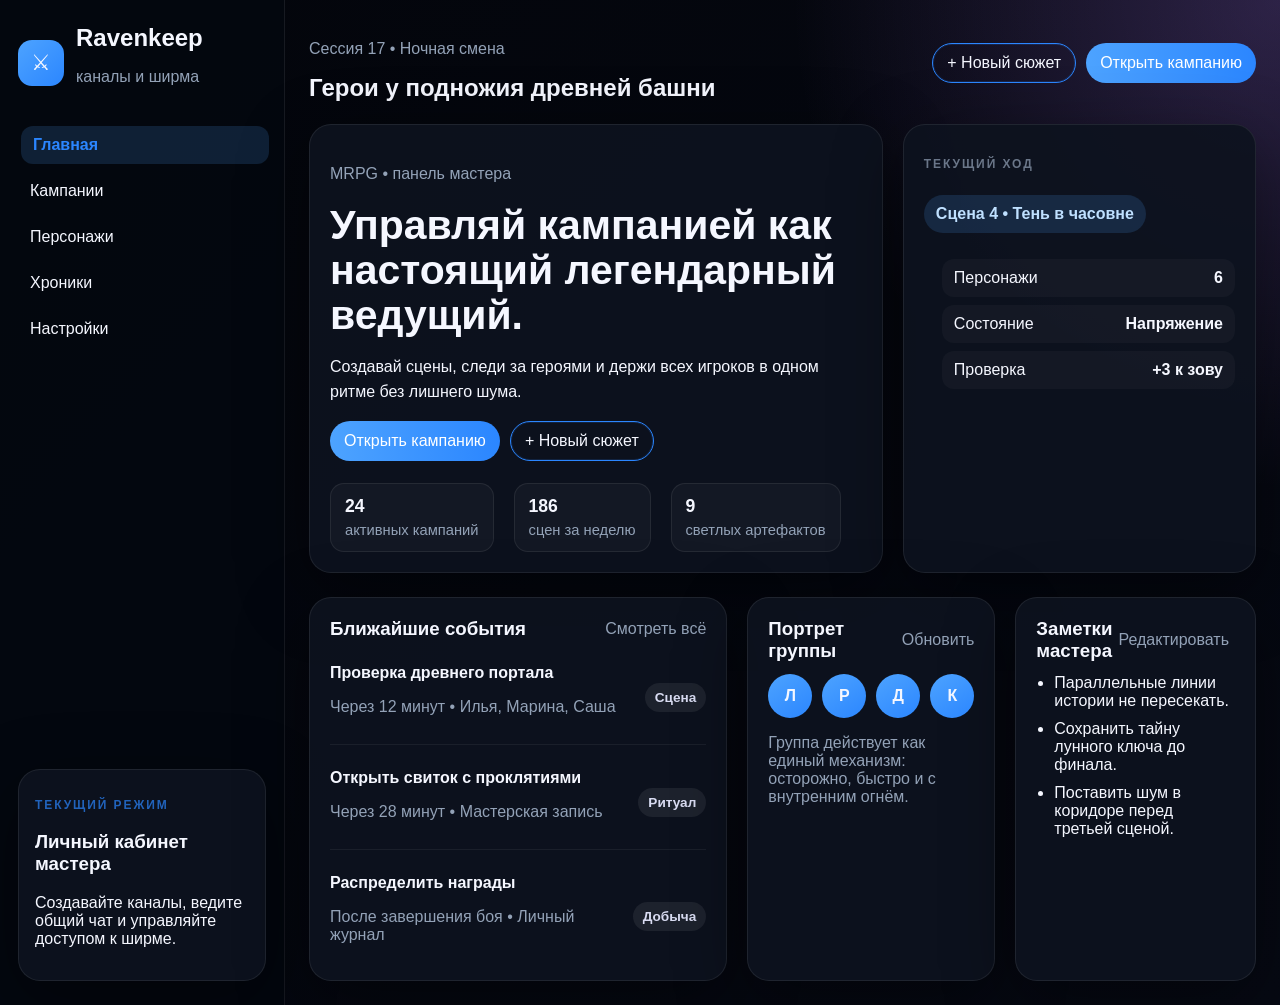
<file: index.html>
<!DOCTYPE html>
<html lang="ru">
  <head>
    <meta charset="UTF-8" />
    <meta name="viewport" content="width=device-width, initial-scale=1.0" />
    <title>Ravenkeep — комнаты и ширма</title>
    <link rel="stylesheet" href="styles.css" />
  </head>
  <body>
    <div class="app-shell">
      <aside class="sidebar">
        <div class="brand">
          <div class="brand-mark">⚔</div>
          <div>
            <h1>Ravenkeep</h1>
            <p>каналы и ширма</p>
          </div>
        </div>

        <nav class="nav">
          <button class="nav-link active" data-view="home">Главная</button>
          <button class="nav-link" data-view="campaign">Кампании</button>
          <button class="nav-link" data-view="characters">Персонажи</button>
          <button class="nav-link" data-view="chronicles">Хроники</button>
          <button class="nav-link" data-view="settings">Настройки</button>
        </nav>

        <div id="sidebar-actions" class="sidebar-actions hidden">
          <button id="create-room-btn" class="button primary full">+ Создать комнату</button>
          <div class="room-list" id="room-list"></div>
        </div>

        <div class="sidebar-card">
          <p class="card-label">Текущий режим</p>
          <h3>Личный кабинет мастера</h3>
          <p>Создавайте каналы, ведите общий чат и управляйте доступом к ширме.</p>
        </div>
      </aside>

      <main class="main">
        <!-- Главный экран приложения: здесь переключаются домашняя страница, кампании и настройки -->
        <section id="home-view" class="view-panel">
          <header class="topbar home-topbar">
            <div>
              <p class="eyebrow">Сессия 17 • Ночная смена</p>
              <h2>Герои у подножия древней башни</h2>
            </div>
            <div class="topbar-actions">
              <button class="button ghost">+ Новый сюжет</button>
              <button id="open-campaign-btn" class="button primary">Открыть кампанию</button>
            </div>
          </header>

          <section class="hero-home fancy-hero">
            <div class="hero-copy-card">
              <p class="eyebrow">MRPG • панель мастера</p>
              <h1>Управляй кампанией как настоящий легендарный ведущий.</h1>
              <p>
                Создавай сцены, следи за героями и держи всех игроков в одном ритме без лишнего шума.
              </p>
              <div class="hero-actions">
                <button class="button primary" data-open-campaign>Открыть кампанию</button>
                <button class="button ghost">+ Новый сюжет</button>
              </div>
              <div class="hero-stats">
                <div>
                  <strong>24</strong>
                  <span>активных кампаний</span>
                </div>
                <div>
                  <strong>186</strong>
                  <span>сцен за неделю</span>
                </div>
                <div>
                  <strong>9</strong>
                  <span>светлых артефактов</span>
                </div>
              </div>
            </div>

            <div class="campaign-preview-card">
              <div class="panel-header">
                <p class="card-label">Текущий ход</p>
              </div>
              <div class="panel-body">
                <div class="session-pill">Сцена 4 • Тень в часовне</div>
                <ul class="panel-list">
                  <li><span>Персонажи</span><strong>6</strong></li>
                  <li><span>Состояние</span><strong>Напряжение</strong></li>
                  <li><span>Проверка</span><strong>+3 к зову</strong></li>
                </ul>
              </div>
            </div>
          </section>

          <section class="home-grid">
            <article class="info-card wide">
              <div class="card-header">
                <h3>Ближайшие события</h3>
                <a href="#" class="card-link">Смотреть всё</a>
              </div>
              <div class="event-list">
                <div class="event-item">
                  <div>
                    <h4>Проверка древнего портала</h4>
                    <p>Через 12 минут • Илья, Марина, Саша</p>
                  </div>
                  <span class="tag">Сцена</span>
                </div>
                <div class="event-item">
                  <div>
                    <h4>Открыть свиток с проклятиями</h4>
                    <p>Через 28 минут • Мастерская запись</p>
                  </div>
                  <span class="tag">Ритуал</span>
                </div>
                <div class="event-item">
                  <div>
                    <h4>Распределить награды</h4>
                    <p>После завершения боя • Личный журнал</p>
                  </div>
                  <span class="tag">Добыча</span>
                </div>
              </div>
            </article>

            <article class="info-card">
              <div class="card-header">
                <h3>Портрет группы</h3>
                <a href="#" class="card-link">Обновить</a>
              </div>
              <div class="avatar-stack" id="group-avatar-stack"></div>
              <p class="muted">
                Группа действует как единый механизм: осторожно, быстро и с внутренним огнём.
              </p>
            </article>

            <article class="info-card">
              <div class="card-header">
                <h3>Заметки мастера</h3>
                <button type="button" id="home-notes-toggle" class="card-link as-button">Редактировать</button>
              </div>
              <div id="home-notes-view"></div>
            </article>
          </section>
        </section>

        <!-- Рабочее пространство кампании: чат, роли и ширма персонажа -->
        <section id="campaign-view" class="view-panel hidden">
          <header class="topbar">
            <div>
              <p class="eyebrow">Канал • Живая сессия</p>
              <h2 id="room-title">Пепельный Круг</h2>
              <p id="room-meta" class="muted">Владелец: Мастер • 3 участника</p>
            </div>
            <div class="topbar-actions">
              <button id="leave-campaign-btn" type="button" class="button ghost small">Выйти из кампании</button>
              <div class="role-switch" role="tablist" aria-label="Роль в комнате">
                <button class="role-btn active" data-role="owner">Владелец</button>
                <button class="role-btn" data-role="participant">Участник</button>
              </div>
            </div>
          </header>

          <section class="workspace-grid">
            <div class="chat-panel">
              <div class="panel-head">
                <div>
                  <h3>Общий чат</h3>
                  <p class="muted">Сцена: Ритуал в часовне</p>
                </div>
                <div class="panel-head-actions">
                  <button type="button" id="sheet-toggle-btn" class="button ghost small">Ширма</button>
                  <span id="participants-pill" class="pill">3 участника</span>
                </div>
              </div>

              <div id="chat-messages" class="chat-messages"></div>

              <div class="dice-panel">
                <div class="dice-buttons">
                  <button type="button" class="dice-btn" data-sides="3">d3</button>
                  <button type="button" class="dice-btn" data-sides="4">d4</button>
                  <button type="button" class="dice-btn" data-sides="6">d6</button>
                  <button type="button" class="dice-btn" data-sides="8">d8</button>
                  <button type="button" class="dice-btn" data-sides="10">d10</button>
                  <button type="button" class="dice-btn" data-sides="12">d12</button>
                  <button type="button" class="dice-btn" data-sides="20">d20</button>
                  <button type="button" class="dice-btn" data-sides="100">d100</button>
                </div>
                <div class="dice-custom">
                  <input id="dice-custom-input" type="text" placeholder="Например: d20 d100 или 2d10, 3d6+2" />
                  <button type="button" id="roll-custom-btn" class="button ghost small">Бросить</button>
                </div>
              </div>

              <form id="message-form" class="composer">
                <input id="message-input" type="text" placeholder="Написать в общий чат..." />
                <button type="submit" class="button primary">Отправить</button>
              </form>
            </div>

            <div class="sheet-rail" id="sheet-rail">
              <aside class="sheet-panel" id="sheet-panel">
                <div class="panel-head">
                  <div>
                    <h3>Ширма</h3>
                    <p class="muted">Лист персонажа</p>
                  </div>
                  <span id="sheet-role-badge" class="pill accent">Все персонажи</span>
                </div>

                <div class="sheet-toolbar">
                  <button type="button" id="add-image-btn" class="button ghost small">+ Изображение</button>
                  <button type="button" id="add-field-btn" class="button ghost small">+ Поле</button>
                </div>

                <div id="sheet-content" class="sheet-content"></div>
              </aside>
            </div>
          </section>
        </section>

        <!-- Экран персонажей: список героев и быстрый переход в кампанию -->
        <section id="characters-view" class="view-panel hidden">
          <header class="topbar">
            <div>
              <p class="eyebrow">Персонажи</p>
              <h2>Ваши герои и их история</h2>
              <p class="muted">Смотрите всех созданных персонажей, открывайте кампании и продолжайте путь с нужным героем.</p>
            </div>
            <div class="topbar-actions">
              <button id="add-profile-character-btn" type="button" class="button ghost">+ Добавить персонажа</button>
            </div>
          </header>

          <div class="settings-grid">
            <section class="settings-card characters-card">
              <div class="card-header">
                <h3>Ваши персонажи</h3>
              </div>
              <div id="profile-character-list" class="character-list"></div>
              <div id="new-character-form" class="new-character-form hidden">
                <h4>Новый персонаж</h4>
                <label>
                  Имя персонажа
                  <input id="new-character-name" type="text" />
                </label>
                <label>
                  Роль
                  <input id="new-character-role" type="text" />
                </label>
                <label>
                  Класс
                  <input id="new-character-class" type="text" />
                </label>
                <div class="form-actions">
                  <button id="cancel-new-character-btn" type="button" class="button ghost small">Отмена</button>
                  <button id="save-new-character-btn" type="button" class="button primary small">Сохранить</button>
                </div>
              </div>
            </section>
          </div>
        </section>

        <!-- Экран хроник: история первого захода в кампанию и сохранённые данные -->
        <section id="chronicles-view" class="view-panel hidden">
          <header class="topbar">
            <div>
              <p class="eyebrow">Хроники</p>
              <h2>История ваших кампаний</h2>
              <p class="muted">Следите за входами в кампании, сохранёнными сценами и тем, с каким героем вы возвращаетесь к игре.</p>
            </div>
          </header>

          <div class="settings-grid">
            <section class="settings-card">
              <div class="card-header">
                <h3>История кампаний</h3>
              </div>
              <div id="campaign-history-summary" class="campaign-history-summary"></div>
              <div class="chronicle-filter">
                <label>
                  Показать за дату
                  <input type="date" id="chronicle-date-filter" />
                </label>
                <button type="button" id="chronicle-date-reset" class="button ghost small">Сбросить</button>
              </div>
              <div id="chronicles-list" class="character-list"></div>
            </section>

            <section class="settings-card">
              <div class="card-header">
                <h3>Сохранённые кампании</h3>
              </div>
              <div id="saved-campaigns-list" class="character-list"></div>
            </section>
          </div>
        </section>

        <!-- Экран настроек: профиль, вход через Google и параметры аккаунта -->
        <section id="settings-view" class="view-panel hidden">
          <header class="topbar">
            <div>
              <p class="eyebrow">Настройки аккаунта</p>
              <h2>Профиль</h2>
              <p class="muted">Управляйте входом, настройками и персональными данными аккаунта.</p>
            </div>
            <div class="topbar-actions">
              <button id="google-signin-btn" type="button" class="button ghost">Войти через Google</button>
            </div>
          </header>

          <div class="settings-grid">
            <section class="settings-card profile-card">
              <div class="card-header">
                <h3>Аккаунт</h3>
              </div>
              <div class="profile-status">
                <span id="google-status-badge" class="pill accent">Не в сети</span>
              </div>

              <div class="avatar-upload-block">
                <div id="profile-avatar-preview" class="profile-avatar-preview">А</div>
                <button id="profile-avatar-btn" type="button" class="button ghost small">Загрузить аватар</button>
                <input id="profile-avatar-input" type="file" accept="image/*" hidden />
              </div>

              <form id="profile-form" class="profile-form">
                <label>
                  Никнейм
                  <input id="profile-name-input" type="text" />
                </label>
                <label>
                  Пароль
                  <input id="profile-password-input" type="password" />
                </label>
                <label>
                  IP игрового аккаунта
                  <input id="profile-ip-input" type="text" placeholder="127.0.0.1:3000" />
                </label>
                <label>
                  Почта Google
                  <input id="profile-email-input" type="email" disabled />
                </label>
                <label>
                  О себе
                  <textarea id="profile-bio-input" rows="4"></textarea>
                </label>
              </form>

              <div class="theme-panel">
                <h4>Цветовая гамма</h4>
                <div class="theme-buttons">
                  <button type="button" class="theme-btn active" data-theme="dark">Тёмная</button>
                  <button type="button" class="theme-btn" data-theme="light">Светлая</button>
                </div>
              </div>
            </section>

          </div>
        </section>
      </main>
    </div>

    <div id="modal-backdrop" class="modal-backdrop hidden">
      <div class="modal" role="dialog" aria-modal="true" aria-label="Создание комнаты">
        <h3>Создать комнату</h3>
        <form id="room-form">
          <label>
            Название комнаты
            <input name="roomName" type="text" placeholder="Например: Тёмный тракт" required />
          </label>
          <div class="modal-owner-info">
            Мастер: <strong id="modal-owner-name">Вы</strong>
            <span class="muted">— вы автоматически становитесь мастером новой кампании</span>
          </div>
          <div class="modal-field-block">
            <p class="field-label">Участники</p>
            <div id="participant-picker-list" class="participant-picker-list"></div>
          </div>
          <div class="modal-actions">
            <button type="button" id="cancel-room" class="button ghost">Отмена</button>
            <button type="submit" class="button primary">Создать</button>
          </div>
        </form>
      </div>
    </div>

    <div id="chronicle-chat-modal" class="modal-backdrop hidden">
      <div class="modal chronicle-modal" role="dialog" aria-modal="true" aria-label="История чата">
        <h3 id="chronicle-chat-title">История чата</h3>
        <p id="chronicle-chat-meta" class="muted"></p>
        <div id="chronicle-chat-messages" class="chat-messages chronicle-chat-messages"></div>
        <div class="modal-actions">
          <button type="button" id="chronicle-download-btn" class="button ghost">Скачать историю</button>
          <button type="button" id="chronicle-chat-close" class="button primary">Закрыть</button>
        </div>
      </div>
    </div>

    <script src="script.js"></script>
  </body>
</html>
</file>
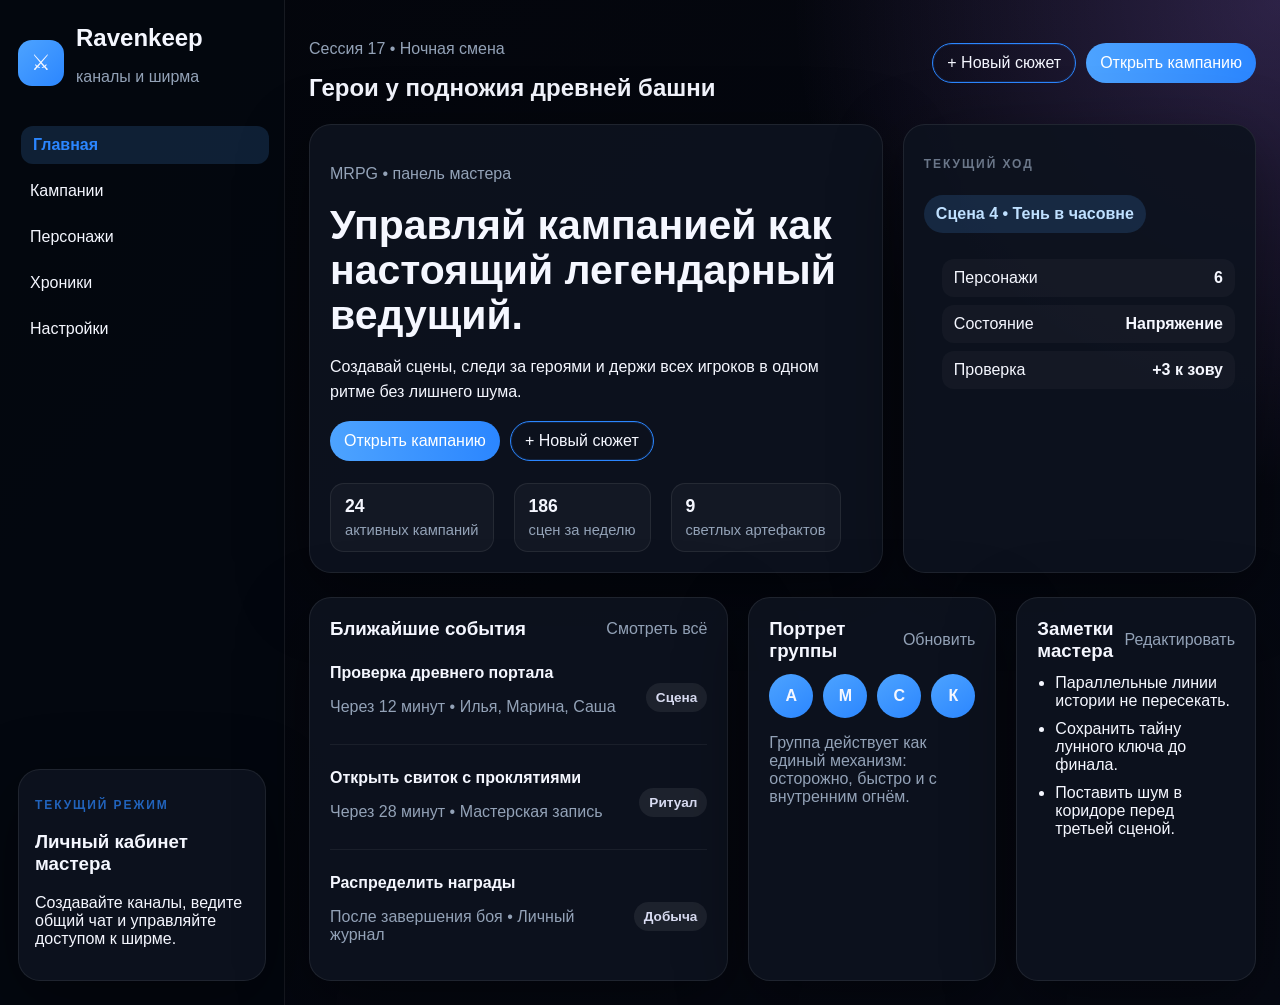
<file: index (13).html>
<!DOCTYPE html>
<html lang="ru">
  <head>
    <meta charset="UTF-8" />
    <meta name="viewport" content="width=device-width, initial-scale=1.0" />
    <title>Ravenkeep — комнаты и ширма</title>
    <link rel="stylesheet" href="styles.css" />
  </head>
  <body>
    <div class="app-shell">
      <aside class="sidebar">
        <div class="brand">
          <div class="brand-mark">⚔</div>
          <div>
            <h1>Ravenkeep</h1>
            <p>каналы и ширма</p>
          </div>
        </div>

        <nav class="nav">
          <button class="nav-link active" data-view="home">Главная</button>
          <button class="nav-link" data-view="campaign">Кампании</button>
          <button class="nav-link" data-view="characters">Персонажи</button>
          <button class="nav-link" data-view="chronicles">Хроники</button>
          <button class="nav-link" data-view="settings">Настройки</button>
        </nav>

        <div id="sidebar-actions" class="sidebar-actions hidden">
          <button id="create-room-btn" class="button primary full">+ Создать комнату</button>
          <div class="room-list" id="room-list"></div>
        </div>

        <div class="sidebar-card">
          <p class="card-label">Текущий режим</p>
          <h3>Личный кабинет мастера</h3>
          <p>Создавайте каналы, ведите общий чат и управляйте доступом к ширме.</p>
        </div>
      </aside>

      <main class="main">
        <section id="home-view" class="view-panel">
          <header class="topbar home-topbar">
            <div>
              <p class="eyebrow">Сессия 17 • Ночная смена</p>
              <h2>Герои у подножия древней башни</h2>
            </div>
            <div class="topbar-actions">
              <button class="button ghost">+ Новый сюжет</button>
              <button id="open-campaign-btn" class="button primary">Открыть кампанию</button>
            </div>
          </header>

          <section class="hero-home fancy-hero">
            <div class="hero-copy-card">
              <p class="eyebrow">MRPG • панель мастера</p>
              <h1>Управляй кампанией как настоящий легендарный ведущий.</h1>
              <p>
                Создавай сцены, следи за героями и держи всех игроков в одном ритме без лишнего шума.
              </p>
              <div class="hero-actions">
                <button class="button primary" data-open-campaign>Открыть кампанию</button>
                <button class="button ghost">+ Новый сюжет</button>
              </div>
              <div class="hero-stats">
                <div>
                  <strong>24</strong>
                  <span>активных кампаний</span>
                </div>
                <div>
                  <strong>186</strong>
                  <span>сцен за неделю</span>
                </div>
                <div>
                  <strong>9</strong>
                  <span>светлых артефактов</span>
                </div>
              </div>
            </div>

            <div class="campaign-preview-card">
              <div class="panel-header">
                <p class="card-label">Текущий ход</p>
              </div>
              <div class="panel-body">
                <div class="session-pill">Сцена 4 • Тень в часовне</div>
                <ul class="panel-list">
                  <li><span>Персонажи</span><strong>6</strong></li>
                  <li><span>Состояние</span><strong>Напряжение</strong></li>
                  <li><span>Проверка</span><strong>+3 к зову</strong></li>
                </ul>
              </div>
            </div>
          </section>

          <section class="home-grid">
            <article class="info-card wide">
              <div class="card-header">
                <h3>Ближайшие события</h3>
                <a href="#" class="card-link">Смотреть всё</a>
              </div>
              <div class="event-list">
                <div class="event-item">
                  <div>
                    <h4>Проверка древнего портала</h4>
                    <p>Через 12 минут • Илья, Марина, Саша</p>
                  </div>
                  <span class="tag">Сцена</span>
                </div>
                <div class="event-item">
                  <div>
                    <h4>Открыть свиток с проклятиями</h4>
                    <p>Через 28 минут • Мастерская запись</p>
                  </div>
                  <span class="tag">Ритуал</span>
                </div>
                <div class="event-item">
                  <div>
                    <h4>Распределить награды</h4>
                    <p>После завершения боя • Личный журнал</p>
                  </div>
                  <span class="tag">Добыча</span>
                </div>
              </div>
            </article>

            <article class="info-card">
              <div class="card-header">
                <h3>Портрет группы</h3>
                <a href="#" class="card-link">Обновить</a>
              </div>
              <div class="avatar-stack">
                <div class="avatar">А</div>
                <div class="avatar">М</div>
                <div class="avatar">С</div>
                <div class="avatar">К</div>
              </div>
              <p class="muted">
                Группа действует как единый механизм: осторожно, быстро и с внутренним огнём.
              </p>
            </article>

            <article class="info-card">
              <div class="card-header">
                <h3>Заметки мастера</h3>
                <a href="#" class="card-link">Редактировать</a>
              </div>
              <ul class="notes-list">
                <li>Параллельные линии истории не пересекать.</li>
                <li>Сохранить тайну лунного ключа до финала.</li>
                <li>Поставить шум в коридоре перед третьей сценой.</li>
              </ul>
            </article>
          </section>
        </section>

        <section id="campaign-view" class="view-panel hidden">
          <header class="topbar">
            <div>
              <p class="eyebrow">Канал • Живая сессия</p>
              <h2 id="room-title">Пепельный Круг</h2>
              <p id="room-meta" class="muted">Владелец: Мастер • 3 участника</p>
            </div>
            <div class="topbar-actions">
              <div class="role-switch" role="tablist" aria-label="Роль в комнате">
                <button class="role-btn active" data-role="owner">Владелец</button>
                <button class="role-btn" data-role="participant">Участник</button>
              </div>
            </div>
          </header>

          <section class="workspace-grid">
            <div class="chat-panel">
              <div class="panel-head">
                <div>
                  <h3>Общий чат</h3>
                  <p class="muted">Сцена: Ритуал в часовне</p>
                </div>
                <div class="panel-head-actions">
                  <button type="button" id="sheet-toggle-btn" class="button ghost small">Ширма</button>
                  <span id="participants-pill" class="pill">3 участника</span>
                </div>
              </div>

              <div id="chat-messages" class="chat-messages"></div>

              <div class="dice-panel">
                <div class="dice-buttons">
                  <button type="button" class="dice-btn" data-sides="12">d12</button>
                  <button type="button" class="dice-btn" data-sides="20">d20</button>
                  <button type="button" class="dice-btn" data-sides="100">d100</button>
                </div>
                <div class="dice-custom">
                  <input id="dice-custom-input" type="text" placeholder="Например: 2d10 или d20" />
                  <button type="button" id="roll-custom-btn" class="button ghost small">Бросить</button>
                </div>
              </div>

              <form id="message-form" class="composer">
                <input id="message-input" type="text" placeholder="Написать в общий чат..." />
                <button type="submit" class="button primary">Отправить</button>
              </form>
            </div>

            <div class="sheet-rail" id="sheet-rail">
              <aside class="sheet-panel" id="sheet-panel">
                <div class="panel-head">
                  <div>
                    <h3>Ширма</h3>
                    <p class="muted">Лист персонажа</p>
                  </div>
                  <span id="sheet-role-badge" class="pill accent">Все персонажи</span>
                </div>

                <div class="sheet-toolbar">
                  <button type="button" id="add-image-btn" class="button ghost small">+ Изображение</button>
                  <button type="button" id="add-field-btn" class="button ghost small">+ Поле</button>
                </div>

                <div id="sheet-content" class="sheet-content"></div>
              </aside>
            </div>
          </section>
        </section>
      </main>
    </div>

    <div id="modal-backdrop" class="modal-backdrop hidden">
      <div class="modal" role="dialog" aria-modal="true" aria-label="Создание комнаты">
        <h3>Создать комнату</h3>
        <form id="room-form">
          <label>
            Название комнаты
            <input name="roomName" type="text" placeholder="Например: Тёмный тракт" required />
          </label>
          <label>
            Владелец
            <input name="ownerName" type="text" placeholder="Имя мастера" required />
          </label>
          <label>
            Участники
            <input name="participants" type="text" placeholder="Аня, Борис, Кирилл" required />
          </label>
          <div class="modal-actions">
            <button type="button" id="cancel-room" class="button ghost">Отмена</button>
            <button type="submit" class="button primary">Создать</button>
          </div>
        </form>
      </div>
    </div>

    <script src="script (1).js"></script>
  </body>
</html>
</file>
<file: styles.css>
:root {
  /* Базовые цвета интерфейса: тёмная тема по умолчанию */
  color-scheme: dark;
  --bg: #060913;
  --bg-glow: rgba(180, 125, 255, 0.23);
  --bg-start: #03050b;
  --panel: rgba(13, 19, 31, 0.93);
  --border: rgba(255, 255, 255, 0.08);
  --text: #f5f7ff;
  --muted: #93a2b7;
  --accent: #4da3ff;
  --accent-2: #2b86ff;
  --accent-strong: #2b86ff;
  --shadow: 0 20px 70px rgba(0, 0, 0, 0.42);
  --sidebar-bg: rgba(4, 8, 15, 0.96);
  --sidebar-text: #f5f7ff;
  --sidebar-muted: #93a2b7;
  --sidebar-hover: rgba(77, 163, 255, 0.16);
  --sidebar-active: rgba(77, 163, 255, 0.2);
  --sidebar-border: rgba(255, 255, 255, 0.08);
  --soft-bg: rgba(77, 163, 255, 0.16);
  --soft-text: #bfe0ff;
  --tag-bg: rgba(255, 255, 255, 0.07);
  --tag-text: #d9dcf2;
  --role-active-bg: rgba(77, 163, 255, 0.22);
  --role-active-text: #eaf3ff;
}

body[data-theme="light"] {
  /* Светлая тема для настроек и общего интерфейса */
  color-scheme: light;
  --bg: #f3f7fc;
  --bg-glow: rgba(77, 163, 255, 0.16);
  --bg-start: #eef6ff;
  --panel: rgba(255, 255, 255, 0.97);
  --border: rgba(20, 37, 61, 0.14);
  --text: #14253d;
  --muted: #47607b;
  --accent: #2b86ff;
  --accent-2: #2b86ff;
  --accent-strong: #1765d0;
  --shadow: 0 18px 60px rgba(20, 37, 61, 0.12);
  --sidebar-bg: #f9fcff;
  --sidebar-text: #14253d;
  --sidebar-muted: #47607b;
  --sidebar-hover: rgba(43, 134, 255, 0.15);
  --sidebar-active: rgba(43, 134, 255, 0.2);
  --sidebar-border: rgba(20, 37, 61, 0.14);
  --soft-bg: rgba(43, 134, 255, 0.14);
  --soft-text: #0d4d94;
  --tag-bg: rgba(20, 37, 61, 0.08);
  --tag-text: #1f3a57;
  --role-active-bg: rgba(43, 134, 255, 0.18);
  --role-active-text: #0d4d94;
}

* {
  box-sizing: border-box;
}

body {
  margin: 0;
  font-family: Inter, "Segoe UI", Roboto, sans-serif;
  color: var(--text);
  background:
    radial-gradient(circle at top right, var(--bg-glow), transparent 30%),
    linear-gradient(135deg, var(--bg-start), var(--bg));
  min-height: 100vh;
}

button,
input {
  font: inherit;
}

button {
  border: none;
  cursor: pointer;
}

input {
  width: 100%;
  border: 1px solid var(--border);
  border-radius: 12px;
  padding: 10px 12px;
  background: rgba(255, 255, 255, 0.04);
  color: var(--text);
}

/* Основная сетка приложения: слева сайдбар, справа рабочая область */
.app-shell {
  display: grid;
  grid-template-columns: 285px minmax(0, 1fr);
  min-height: 100vh;
}

.sidebar {
  padding: 24px 18px;
  display: flex;
  flex-direction: column;
  gap: 18px;
  background: var(--sidebar-bg);
  color: var(--sidebar-text);
  border-right: 1px solid var(--sidebar-border);
  transition: background 0.2s ease, color 0.2s ease;
}

.brand {
  display: flex;
  align-items: center;
  gap: 12px;
  margin-bottom: 6px;
}

.brand-mark {
  width: 46px;
  height: 46px;
  display: grid;
  place-items: center;
  border-radius: 14px;
  background: linear-gradient(135deg, var(--accent), var(--accent-2));
  font-size: 22px;
}

.brand h1,
.topbar h2,
.panel-head h3,
.modal h3,
.hero-copy-card h1,
.campaign-preview-card h3,
.info-card h3 {
  margin: 0;
}

.panel-head-actions {
  display: flex;
  align-items: center;
  gap: 8px;
}

.brand p,
.eyebrow,
.muted,
.room-meta,
.room-item p,
.message-meta,
.character-card p,
.campaign-preview-card p,
.info-card p {
  color: var(--muted);
}

.session-pill,
.tag,
.pill,
.card-label {
  color: var(--accent-strong);
  font-weight: 700;
}

.button {
  border-radius: 999px;
  padding: 10px 14px;
  color: white;
  background: linear-gradient(90deg, var(--accent), var(--accent-2));
}

.button.ghost {
  background: transparent;
  border: 1px solid var(--accent-strong);
  color: var(--text);
  box-shadow: inset 0 0 0 1px rgba(43, 134, 255, 0.16);
}

.button.primary {
  background: linear-gradient(90deg, var(--accent), var(--accent-2));
}

.button.full {
  width: 100%;
}

.nav {
  display: flex;
  flex-direction: column;
  gap: 8px;
}

.nav-link {
  padding: 10px 12px;
  border-radius: 12px;
  text-align: left;
  background: transparent;
  color: var(--sidebar-text);
  transition: background 0.2s ease, transform 0.2s ease;
}

.nav-link:hover,
.nav-link.active {
  background: var(--sidebar-hover);
  color: var(--accent-strong);
  transform: translateX(3px);
  font-weight: 700;
}

.sidebar-actions {
  display: flex;
  flex-direction: column;
  gap: 12px;
}

.room-list {
  display: grid;
  gap: 8px;
  max-height: 260px;
  overflow-y: auto;
  padding-right: 4px;
}

.room-item {
  width: 100%;
  text-align: left;
  padding: 12px;
  border-radius: 14px;
  background: rgba(255, 255, 255, 0.35);
  border: 1px solid var(--border);
  color: var(--sidebar-text);
}

.room-item.active {
  background: var(--sidebar-active);
  border-color: rgba(43, 134, 255, 0.3);
  color: var(--accent-strong);
  font-weight: 700;
}

.room-item strong {
  display: block;
  margin-bottom: 4px;
}

.sidebar-card,
.chat-panel,
.sheet-panel,
.modal,
.hero-copy-card,
.campaign-preview-card,
.info-card {
  background: var(--panel);
  border: 1px solid var(--border);
  border-radius: 22px;
  box-shadow: var(--shadow);
}

#google-signin-btn,
#add-profile-character-btn,
#profile-avatar-btn {
  border: 1px solid var(--accent-strong);
  box-shadow: inset 0 0 0 1px rgba(43, 134, 255, 0.16);
  background: rgba(43, 134, 255, 0.06);
}

.sidebar-card {
  padding: 16px;
  margin-top: auto;
}

.card-label {
  text-transform: uppercase;
  letter-spacing: 0.16em;
  opacity: 0.7;
  font-size: 0.75rem;
}

.main {
  padding: 24px;
}

.view-panel {
  display: block;
}

.view-panel.hidden {
  display: none;
}

.topbar {
  display: flex;
  justify-content: space-between;
  align-items: center;
  margin-bottom: 18px;
  gap: 12px;
}

.home-topbar {
  margin-bottom: 22px;
}

.hero-home {
  display: grid;
  grid-template-columns: 1.35fr 0.75fr;
  gap: 20px;
  margin-bottom: 20px;
}

.hero-copy-card,
.campaign-preview-card,
.info-card {
  padding: 20px;
}

.hero-copy-card h1 {
  font-size: clamp(1.8rem, 3vw, 2.7rem);
  line-height: 1.1;
  margin: 8px 0 12px;
}

.hero-copy-card p {
  line-height: 1.6;
}

.hero-actions {
  display: flex;
  flex-wrap: wrap;
  gap: 10px;
  margin-top: 16px;
}

.settings-grid {
  display: grid;
  grid-template-columns: 1fr 1.1fr;
  gap: 20px;
}

.settings-card {
  padding: 20px;
}

/* Блоки настроек профиля: аватар, пароль, IP и выбор темы */
.profile-status {
  margin: 16px 0;
}

.avatar-upload-block {
  display: flex;
  align-items: center;
  gap: 12px;
  margin: 16px 0 8px;
}

.profile-avatar-preview {
  width: 56px;
  height: 56px;
  border-radius: 50%;
  display: grid;
  place-items: center;
  background: linear-gradient(135deg, var(--accent), var(--accent-2));
  color: white;
  font-weight: 700;
  font-size: 1.1rem;
  overflow: hidden;
}

.profile-avatar-preview img {
  width: 100%;
  height: 100%;
  object-fit: cover;
}

.theme-panel {
  margin-top: 20px;
  padding-top: 16px;
  border-top: 1px solid var(--border);
}

.theme-buttons {
  display: flex;
  gap: 10px;
  margin-top: 10px;
}

.theme-btn {
  padding: 8px 12px;
  border-radius: 999px;
  background: rgba(255,255,255,0.05);
  color: var(--text);
  border: 1px solid var(--accent-strong);
  box-shadow: inset 0 0 0 1px rgba(43, 134, 255, 0.12);
}

.theme-btn.active {
  background: linear-gradient(90deg, var(--accent), var(--accent-2));
  color: white;
  border-color: transparent;
}

.character-list {
  display: grid;
  gap: 12px;
  margin-top: 18px;
}

.profile-character-card {
  display: flex;
  justify-content: space-between;
  align-items: center;
  gap: 14px;
  padding: 14px;
  border-radius: 16px;
  background: linear-gradient(135deg, rgba(77, 163, 255, 0.12), rgba(255, 255, 255, 0.04));
  border: 1px solid rgba(77, 163, 255, 0.2);
  box-shadow: inset 0 1px 0 rgba(255,255,255,0.08);
}

.profile-character-card strong {
  display: block;
  margin-bottom: 4px;
}

.profile-character-card small {
  color: var(--muted);
}

.profile-form label,
.new-character-form label {
  display: block;
  margin-top: 16px;
}

.profile-form input,
.profile-form textarea,
.new-character-form input {
  margin-top: 8px;
}

.new-character-form {
  margin-top: 20px;
}

.new-character-form.hidden {
  display: none;
}

.form-actions {
  display: flex;
  justify-content: flex-end;
  gap: 10px;
  margin-top: 16px;
}

.campaign-preview-card ul {
  padding-left: 18px;
  margin: 12px 0 0;
  display: grid;
  gap: 8px;
}

.topbar-actions {
  display: flex;
  gap: 10px;
}

.hero-home.fancy-hero {
  display: grid;
  grid-template-columns: 1.3fr 0.8fr;
  gap: 20px;
  margin-bottom: 24px;
}

.hero-copy-card h1 {
  font-size: clamp(1.8rem, 3.2vw, 2.8rem);
  line-height: 1.1;
  margin: 8px 0 12px;
}

.hero-stats {
  display: flex;
  flex-wrap: wrap;
  gap: 20px;
  margin-top: 22px;
}

.hero-stats div {
  padding: 12px 14px;
  border: 1px solid var(--border);
  border-radius: 14px;
  background: rgba(255,255,255,0.03);
  min-width: 120px;
}

.hero-stats strong {
  display: block;
  font-size: 1.1rem;
  margin-bottom: 4px;
}

.hero-stats span {
  color: var(--muted);
  font-size: 0.92rem;
}

.panel-header,
.card-header {
  display: flex;
  justify-content: space-between;
  align-items: center;
  margin-bottom: 12px;
}

.card-link {
  color: var(--muted);
  text-decoration: none;
}

.card-link.as-button {
  background: transparent;
  font: inherit;
}

.home-notes-textarea {
  width: 100%;
  min-height: 120px;
  resize: vertical;
}

.panel-body {
  display: flex;
  flex-direction: column;
  gap: 14px;
}

.session-pill {
  display: inline-block;
  padding: 10px 12px;
  border-radius: 999px;
  background: var(--soft-bg);
  color: var(--soft-text);
  width: fit-content;
}

.panel-list {
  list-style: none;
  padding: 0;
  margin: 0;
  display: grid;
  gap: 10px;
}

.panel-list li {
  display: flex;
  justify-content: space-between;
  padding: 10px 12px;
  border-radius: 12px;
  background: rgba(255,255,255,0.03);
}

.home-grid {
  display: grid;
  grid-template-columns: 1.4fr 0.8fr 0.8fr;
  gap: 20px;
}

.info-card.wide {
  min-height: 100%;
}

.event-list {
  display: grid;
  gap: 12px;
}

.event-item {
  display: flex;
  justify-content: space-between;
  align-items: center;
  gap: 12px;
  padding: 12px 0;
  border-bottom: 1px solid rgba(255,255,255,0.06);
}

.event-item:last-child {
  border-bottom: none;
  padding-bottom: 0;
}

.event-item h4 {
  margin: 0 0 4px;
}

.tag {
  padding: 7px 10px;
  border-radius: 999px;
  background: var(--tag-bg);
  color: var(--tag-text);
  font-size: 0.85rem;
  white-space: nowrap;
}

.avatar-stack {
  display: flex;
  gap: 10px;
  margin-bottom: 12px;
}

.avatar {
  width: 44px;
  height: 44px;
  display: grid;
  place-items: center;
  border-radius: 50%;
  background: linear-gradient(145deg, var(--accent), var(--accent-2));
  font-weight: 700;
  overflow: hidden;
  position: relative;
}

.avatar img {
  width: 100%;
  height: 100%;
  object-fit: cover;
  border-radius: 50%;
}

.avatar.clickable {
  cursor: pointer;
  transition: transform 0.15s ease, box-shadow 0.15s ease;
}

.avatar.clickable:hover {
  transform: scale(1.08);
  box-shadow: 0 8px 20px rgba(0, 0, 0, 0.35);
}

.notes-list {
  padding-left: 18px;
  margin: 0;
  display: grid;
  gap: 10px;
}

.role-switch {
  display: inline-flex;
  padding: 4px;
  border-radius: 999px;
  background: rgba(255,255,255,0.05);
  border: 1px solid var(--border);
}

.role-btn {
  padding: 8px 12px;
  border-radius: 999px;
  background: transparent;
  color: var(--muted);
}

.role-btn.active {
  background: var(--role-active-bg);
  color: var(--role-active-text);
  font-weight: 700;
}

.workspace-grid {
  display: grid;
  grid-template-columns: minmax(0, 1fr) 0px;
  gap: 0;
  align-items: start;
}

.workspace-grid.open-sheet {
  grid-template-columns: minmax(0, 1fr) minmax(280px, 360px);
  gap: 18px;
}

.chat-panel,
.sheet-panel {
  padding: 18px;
  min-height: 520px;
}

.sheet-rail {
  position: relative;
  min-height: 520px;
  width: 0;
  overflow: hidden;
  transition: width 0.25s ease;
}

.sheet-rail.open {
  width: 100%;
}

.sheet-panel {
  position: absolute;
  inset: 0;
  width: 100%;
  transform: translateX(100%);
  opacity: 0;
  pointer-events: none;
  transition: transform 0.25s ease, opacity 0.25s ease;
  z-index: 3;
  overflow: hidden;
  display: flex;
  flex-direction: column;
}

.sheet-rail.open .sheet-panel {
  transform: translateX(0);
  opacity: 1;
  pointer-events: auto;
}

.sheet-toolbar {
  display: flex;
  gap: 8px;
  margin-bottom: 12px;
  flex-shrink: 0;
}

.sheet-content {
  display: grid;
  gap: 12px;
  flex: 1;
  min-height: 0;
  overflow-y: auto;
  padding-right: 4px;
}

.sheet-character-list {
  display: grid;
  gap: 8px;
  margin-bottom: 8px;
}

.sheet-character-item {
  width: 100%;
  padding: 10px 12px;
  border-radius: 12px;
  text-align: left;
  background: rgba(255,255,255,0.04);
  border: 1px solid transparent;
  color: var(--text);
  display: flex;
  align-items: center;
  gap: 10px;
}

.sheet-character-item.active {
  border-color: rgba(103,214,255,0.3);
  background: rgba(103,214,255,0.14);
}

.sheet-character-item small {
  display: block;
  color: var(--muted);
  margin-top: 3px;
}

.sheet-roster-avatar {
  width: 32px;
  height: 32px;
  flex-shrink: 0;
  border-radius: 50%;
  display: grid;
  place-items: center;
  overflow: hidden;
  background: linear-gradient(145deg, var(--accent), var(--accent-2));
  font-weight: 700;
  font-size: 0.85rem;
  color: white;
}

.sheet-roster-avatar img {
  width: 100%;
  height: 100%;
  object-fit: cover;
}

.sheet-roster-text {
  min-width: 0;
  flex: 1;
}

.sheet-character-item.placeholder-item {
  opacity: 0.85;
  border-style: dashed;
  border-color: rgba(255, 255, 255, 0.14);
}

.sheet-image {
  width: 100%;
  height: 180px;
  border-radius: 16px;
  border: 1px dashed rgba(255,255,255,0.18);
  background: linear-gradient(135deg, rgba(180,125,255,0.16), rgba(103,214,255,0.12));
  display: grid;
  place-items: center;
  color: var(--muted);
  overflow: hidden;
  cursor: pointer;
}

.sheet-image img {
  width: 100%;
  height: 100%;
  object-fit: cover;
}

.sheet-image-placeholder {
  display: grid;
  gap: 6px;
  text-align: center;
  padding: 12px;
}

.sheet-field {
  display: grid;
  gap: 6px;
}

.sheet-field-head {
  display: flex;
  align-items: center;
  justify-content: space-between;
  gap: 8px;
}

.sheet-field-head label {
  flex: 1;
}

.sheet-field-delete {
  width: 22px;
  height: 22px;
  flex-shrink: 0;
  display: grid;
  place-items: center;
  padding: 0;
  border-radius: 50%;
  background: rgba(226, 75, 74, 0.14);
  color: #f5a3a2;
  font-size: 0.75rem;
  line-height: 1;
}

.sheet-field-delete:hover {
  background: rgba(226, 75, 74, 0.24);
}

.sheet-notebook {
  display: grid;
  gap: 6px;
  margin-top: 4px;
  padding: 10px;
  border-radius: 14px;
  background: rgba(180, 125, 255, 0.08);
  border: 1px dashed rgba(180, 125, 255, 0.35);
}

.sheet-notebook-toggle {
  display: flex;
  align-items: center;
  justify-content: space-between;
  width: 100%;
  padding: 4px 2px;
  background: transparent;
  color: var(--text);
  font-weight: 600;
}

.sheet-notebook-toggle .chevron {
  color: var(--muted);
  transition: transform 0.15s ease;
}

.sheet-notebook-toggle.open .chevron {
  transform: rotate(180deg);
}

.notebook-dot {
  display: inline-block;
  width: 7px;
  height: 7px;
  margin-left: 6px;
  border-radius: 50%;
  background: var(--accent-2);
  vertical-align: middle;
}

.sheet-notebook-body {
  display: grid;
  gap: 6px;
}

.sheet-notebook-body.hidden {
  display: none;
}

.sheet-notebook-textarea {
  width: 100%;
  min-height: 76px;
  resize: vertical;
}

.sheet-notebook-readonly {
  padding: 10px 12px;
  border-radius: 10px;
  background: rgba(255, 255, 255, 0.04);
  color: var(--text);
  line-height: 1.5;
  white-space: pre-line;
}

.sheet-notebook-readonly.empty {
  color: var(--muted);
  font-style: italic;
}

.sheet-field label {
  color: var(--muted);
  font-size: 0.9rem;
}

.sheet-field input,
.sheet-field textarea {
  width: 100%;
  resize: vertical;
  min-height: 42px;
}

.sheet-field textarea {
  min-height: 76px;
}

.dice-panel {
  margin-top: 12px;
  padding: 12px;
  border-radius: 16px;
  background: rgba(255,255,255,0.04);
  border: 1px solid rgba(255,255,255,0.05);
  display: grid;
  gap: 10px;
}

.dice-buttons {
  display: flex;
  flex-wrap: wrap;
  gap: 8px;
}

.dice-btn {
  padding: 8px 10px;
  border-radius: 999px;
  background: var(--soft-bg);
  color: var(--soft-text);
  font-weight: 700;
}

.dice-custom {
  display: flex;
  gap: 8px;
}

.button.small {
  padding: 8px 12px;
}

.panel-head {
  display: flex;
  justify-content: space-between;
  align-items: start;
  gap: 12px;
  margin-bottom: 14px;
}

.pill {
  display: inline-block;
  padding: 7px 10px;
  border-radius: 999px;
  background: var(--tag-bg);
  color: var(--tag-text);
  font-size: 0.84rem;
}

.pill.accent {
  background: var(--soft-bg);
  color: var(--soft-text);
}

.chat-messages {
  display: flex;
  flex-direction: column;
  gap: 10px;
  height: 400px;
  overflow: auto;
  padding-right: 4px;
}

.message {
  display: flex;
  flex-direction: column;
  gap: 4px;
  padding: 10px 12px;
  border-radius: 14px;
  background: rgba(255,255,255,0.045);
  border: 1px solid rgba(255,255,255,0.04);
}

.message.self {
  background: rgba(180, 125, 255, 0.14);
}

.message strong {
  font-size: 0.95rem;
}

.message span {
  white-space: pre-line;
}

.composer {
  display: flex;
  gap: 10px;
  margin-top: 12px;
}

.composer input {
  flex: 1;
}

.sheet-list {
  display: grid;
  gap: 12px;
}

.character-card {
  padding: 12px;
  border-radius: 14px;
  background: rgba(255,255,255,0.04);
  border: 1px solid rgba(255,255,255,0.05);
}

.character-card h4 {
  margin: 0 0 6px;
}

.character-card .meta-row {
  display: flex;
  justify-content: space-between;
  gap: 10px;
  font-size: 0.9rem;
  margin-bottom: 8px;
}

.campaign-history-summary {
  display: grid;
  gap: 10px;
  margin-bottom: 14px;
  padding: 14px;
  border-radius: 16px;
  border: 1px solid rgba(77, 163, 255, 0.2);
  background: linear-gradient(135deg, rgba(77, 163, 255, 0.12), rgba(255,255,255,0.03));
}

.campaign-history-summary p {
  margin: 0;
  color: var(--muted);
  line-height: 1.5;
}

.summary-pills {
  display: flex;
  flex-wrap: wrap;
  gap: 8px;
}

.summary-pill {
  display: inline-flex;
  align-items: center;
  padding: 7px 10px;
  border-radius: 999px;
  background: rgba(255,255,255,0.06);
  color: var(--text);
  font-size: 0.9rem;
}

.empty-state {
  padding: 18px;
  border-radius: 14px;
  border: 1px dashed rgba(77, 163, 255, 0.24);
  background: rgba(77, 163, 255, 0.08);
  color: var(--muted);
  line-height: 1.6;
}

.modal-backdrop {
  position: fixed;
  inset: 0;
  background: rgba(2, 4, 8, 0.74);
  display: grid;
  align-items: safe center;
  justify-items: center;
  padding: 20px;
  overflow-y: auto;
}

.modal-backdrop.hidden {
  display: none;
}

.modal {
  width: min(460px, 100%);
  padding: 20px;
  max-height: calc(100vh - 40px);
  overflow-y: auto;
}

.modal form {
  display: grid;
  gap: 12px;
  margin-top: 12px;
}

.modal label {
  display: grid;
  gap: 6px;
  color: var(--muted);
}

.modal-actions {
  display: flex;
  justify-content: flex-end;
  gap: 10px;
  margin-top: 4px;
}

.modal-owner-info {
  padding: 10px 12px;
  border-radius: 12px;
  background: rgba(255, 255, 255, 0.04);
  border: 1px solid var(--border);
  font-size: 0.92rem;
}

.modal-owner-info strong {
  color: var(--text);
}

.modal-owner-info .muted {
  display: block;
  margin-top: 2px;
  font-size: 0.82rem;
}

.modal-field-block {
  display: grid;
  gap: 8px;
}

.field-label {
  margin: 0;
  color: var(--muted);
}

.participant-picker-list {
  display: grid;
  gap: 8px;
}

.participant-picker-item {
  display: flex;
  align-items: center;
  gap: 10px;
  padding: 9px 12px;
  border-radius: 12px;
  background: rgba(255, 255, 255, 0.03);
  border: 1px solid var(--border);
  cursor: pointer;
  color: var(--text);
}

.participant-picker-item input {
  width: auto;
  accent-color: var(--accent);
}

.chronicle-modal {
  width: min(560px, 100%);
  display: flex;
  flex-direction: column;
  max-height: 80vh;
}

.chronicle-chat-messages {
  height: 340px;
  margin-top: 12px;
  padding: 10px;
  border-radius: 14px;
  background: rgba(255, 255, 255, 0.03);
  border: 1px solid var(--border);
}

.chronicle-filter {
  display: flex;
  align-items: flex-end;
  gap: 10px;
  margin: 10px 0 14px;
  flex-wrap: wrap;
}

.chronicle-filter label {
  display: grid;
  gap: 6px;
  color: var(--muted);
  font-size: 0.9rem;
}

.hidden {
  display: none;
}

@media (max-width: 960px) {
  .hero-home,
  .home-grid,
  .workspace-grid {
    grid-template-columns: 1fr;
  }
}

@media (max-width: 1024px) {
  .hero-home.fancy-hero,
  .home-grid {
    grid-template-columns: 1fr;
  }
}

@media (max-width: 760px) {
  .app-shell {
    grid-template-columns: 1fr;
  }

  .sidebar {
    border-right: none;
    border-bottom: 1px solid var(--border);
  }

  .main {
    padding: 18px;
  }

  .topbar,
  .composer {
    flex-direction: column;
    align-items: stretch;
  }
}
</file>
